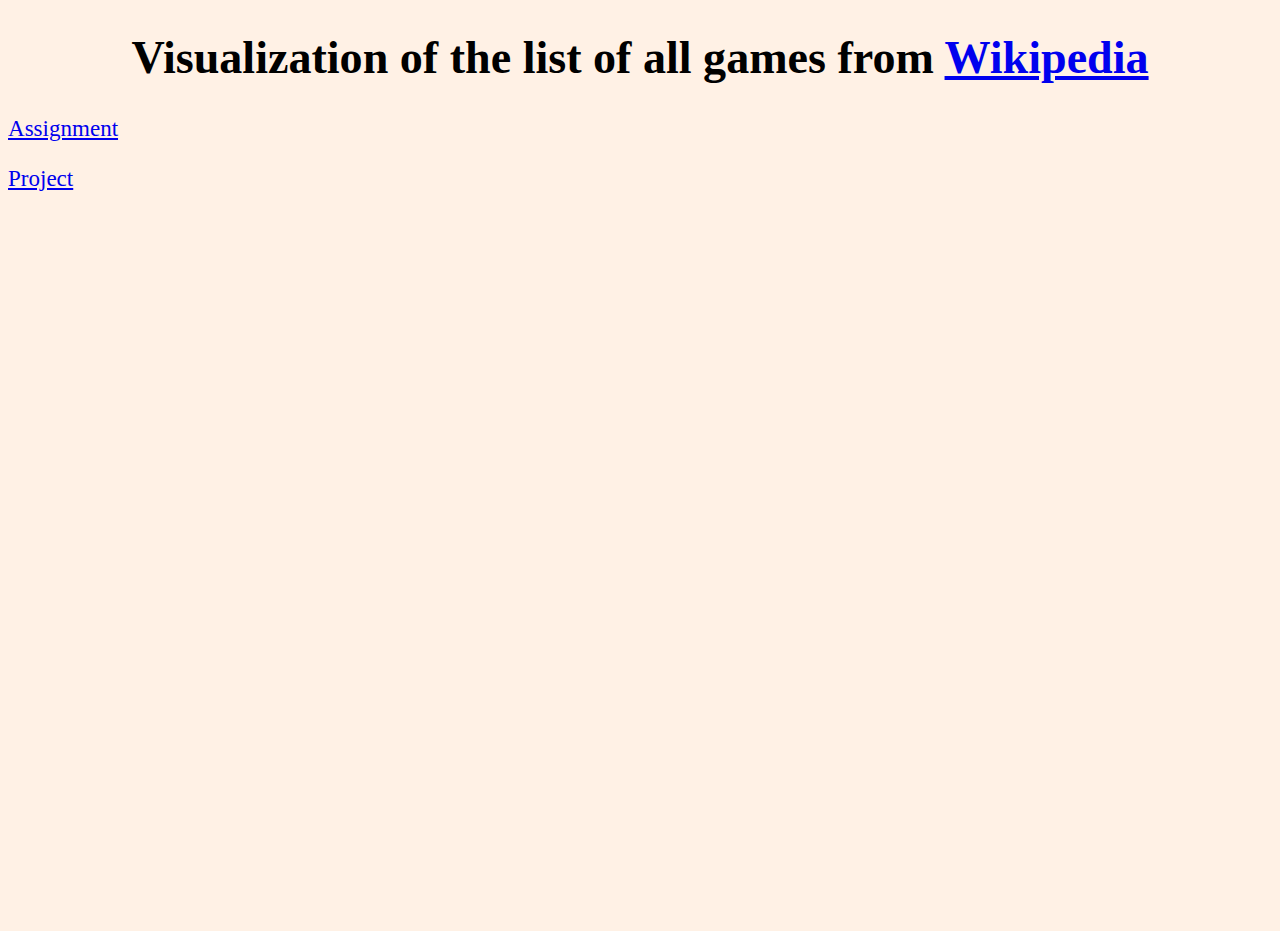
<file: index.html>
<!DOCTYPE html>
<html lang="en">

<head>
    <meta charset="UTF-8">
    <title>Some plots</title>
    <link rel="stylesheet" href="./style.css">
</head>

<body>

<h1 class="title">
    Visualization of the list of all games from <a
        href="https://en.wikipedia.org/wiki/List_of_PC_games_(A)">Wikipedia</a>
</h1>

<p>
    <a href="./static/index.html">Assignment</a>
</p>
<p>
    <a href="./d3/index.html">Project</a>
</p>

</body>
</html>
</file>
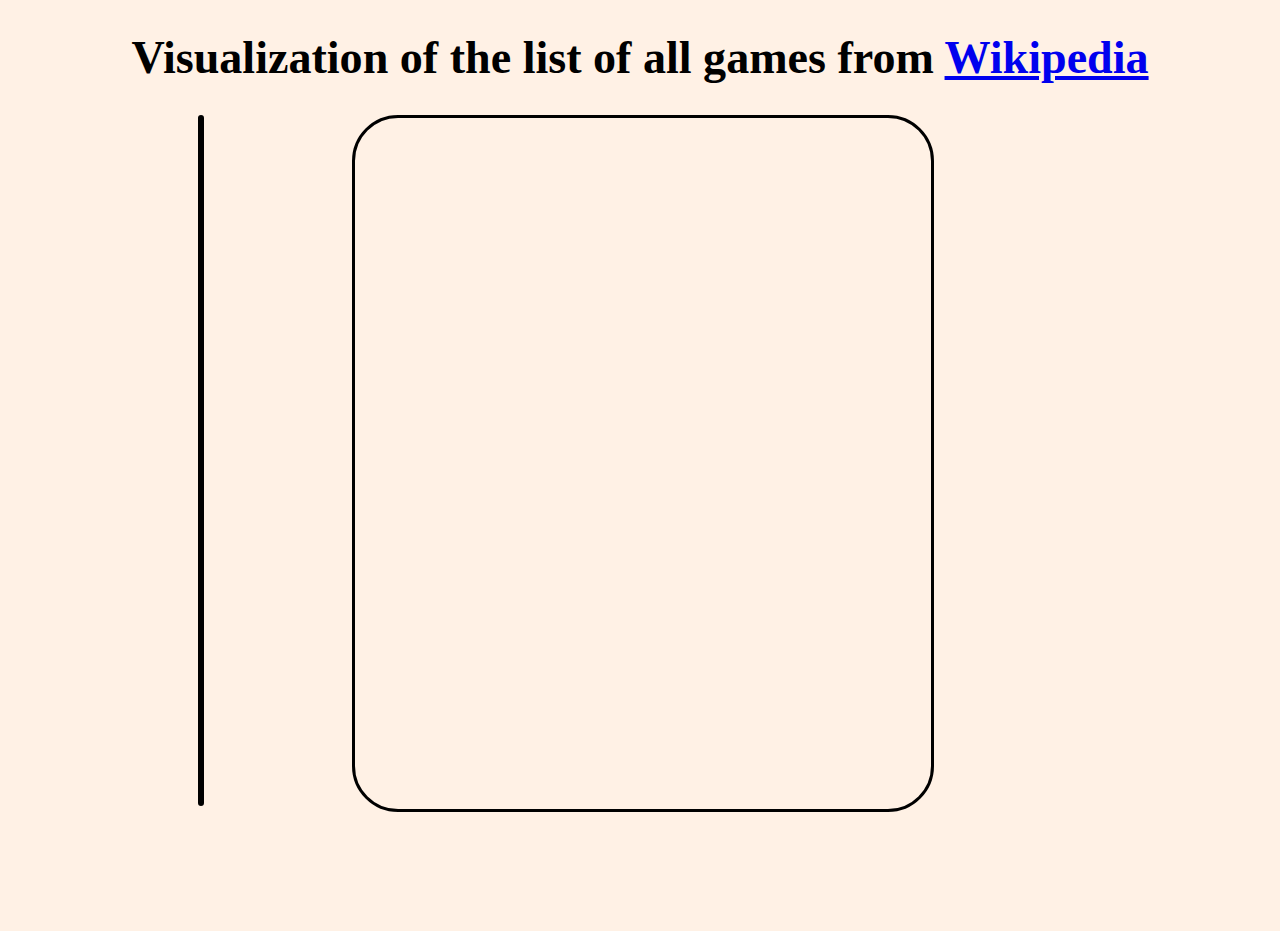
<file: d3/index.html>
<!DOCTYPE html>
<html lang="en" >
<head>
    <meta charset="UTF-8">
    <title>Some plots</title>
    <link rel="stylesheet" href="./style.css">
</head>
<body>

<div class="main">
    <h1 class="title">
        Visualization of the list of all games from <a href="https://en.wikipedia.org/wiki/List_of_PC_games_(A)">Wikipedia</a>
    </h1>

    <div class="container">
        <div class="chart" id="force_directed"></div>
        <div class="chart-bar" id="side_bar"><svg id="side_bar_placeholder"></svg></div>
    </div>
</div>

<script src="https://cdnjs.cloudflare.com/ajax/libs/jquery/1.7.2/jquery.min.js"
    integrity="sha512-poSrvjfoBHxVw5Q2awEsya5daC0p00C8SKN74aVJrs7XLeZAi+3+13ahRhHm8zdAFbI2+/SUIrKYLvGBJf9H3A=="
    crossorigin="anonymous" referrerpolicy="no-referrer">
</script>
<script src="https://d3js.org/d3.v7.js"></script>
<script src="./data.js"></script>
<script src="./tooltip.js"></script>
<script src="./script.js"></script>

</body>
</html>
</file>
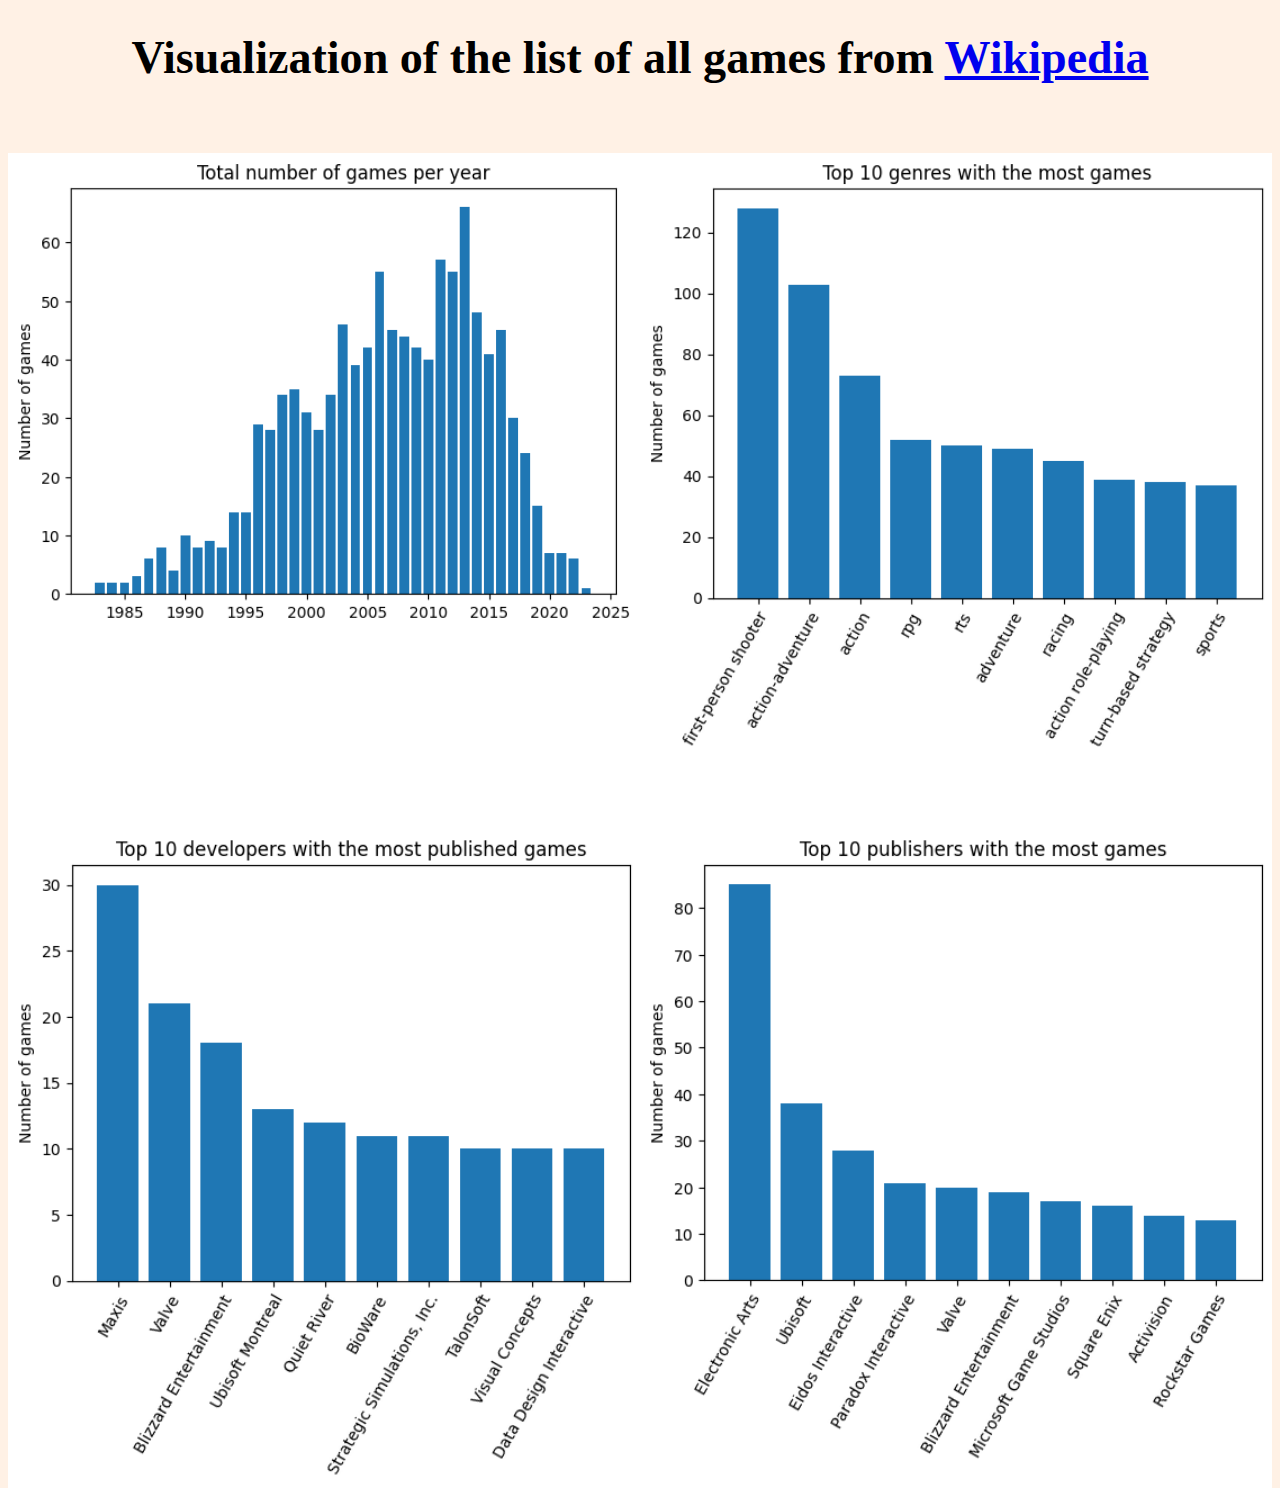
<file: static/index.html>
<!DOCTYPE html>
<html lang="en">

<head>
    <meta charset="UTF-8">
    <title>Some plots</title>
    <link rel="stylesheet" href="./style.css">

</head>

<body>

<div>
    <h1 class="title">
        Visualization of the list of all games from <a href="https://en.wikipedia.org/wiki/List_of_PC_games_(A)">Wikipedia</a>
    </h1>

    <div class="plots-container">
        <div class="top-container">
            <div class="img-container">
                <img src="per_year.png">
            </div>
            <div class="img-container">
                <img src="genres.png">
            </div>
        </div>
        <div class="bottom-container">
            <div class="img-container">
                <img src="developers.png">
            </div>
            <div class="img-container">
                <img src="publishers.png">
            </div>
        </div>
    </div>
</div>

</body>
</html>
</file>
<file: style.css>
html,
body {
    height: 100%;
    font-family: Georgia, serif;
    background: #fff1e5;
    font-size: 1.2em;
}

.title {
    text-align: center;
}
</file>
<file: d3/style.css>
html,
body {
  height: 100%;
  font-family: Georgia, serif;
  background: #fff1e5;
  font-size: 1.2em;
}

.title {
  text-align: center;
}

.container {
  width: 70%;
  height: 30em;
  margin: 0 auto;
  display: flex;
}

.chart {
  border: solid;
  border-color: black;
  border-radius: 2em;
  overflow: hidden;
}

.chart-bar {
  width: 25em;
  height: 30em;
  margin: 0 auto;
  border: solid;
  border-color: black;
  border-radius: 2em;
  overflow: hidden;
}

.tooltip {
  background: #0008;
  border-radius: 1em;
  border: 0.2em solid #ddd;
  color: #ddd;
  font-size: 0.6em;
  text-align: center;
  left: 1em;
  opacity: 1;
  padding: 0.3em;
  position: absolute;
  top: 2em;
  /* width: 300px; */
  z-index: 120;
}
</file>
<file: static/style.css>
html,
body {
    height: 100%;
    font-family: Georgia, serif;
    background: #fff1e5;
    font-size: 1.2em;
}

.title {
    text-align: center;
}

.plots-container {
    width: min(70em, 100%);
    margin: 0 auto;
    background-color: #fff;
}

.top-container {
    margin: 3em auto;
    display: flex;
    justify-content: center;
}

.bottom-container {
    margin: 3em auto;
    display: flex;
    justify-content: center;
}

.img-container {
    width: min(30em, 100%);
    /* height: 30em; */
}

img {
    display: block;
    margin: auto auto;
    width: 100%;
    /* height: 100%; */
    object-fit: contain;
}
</file>
